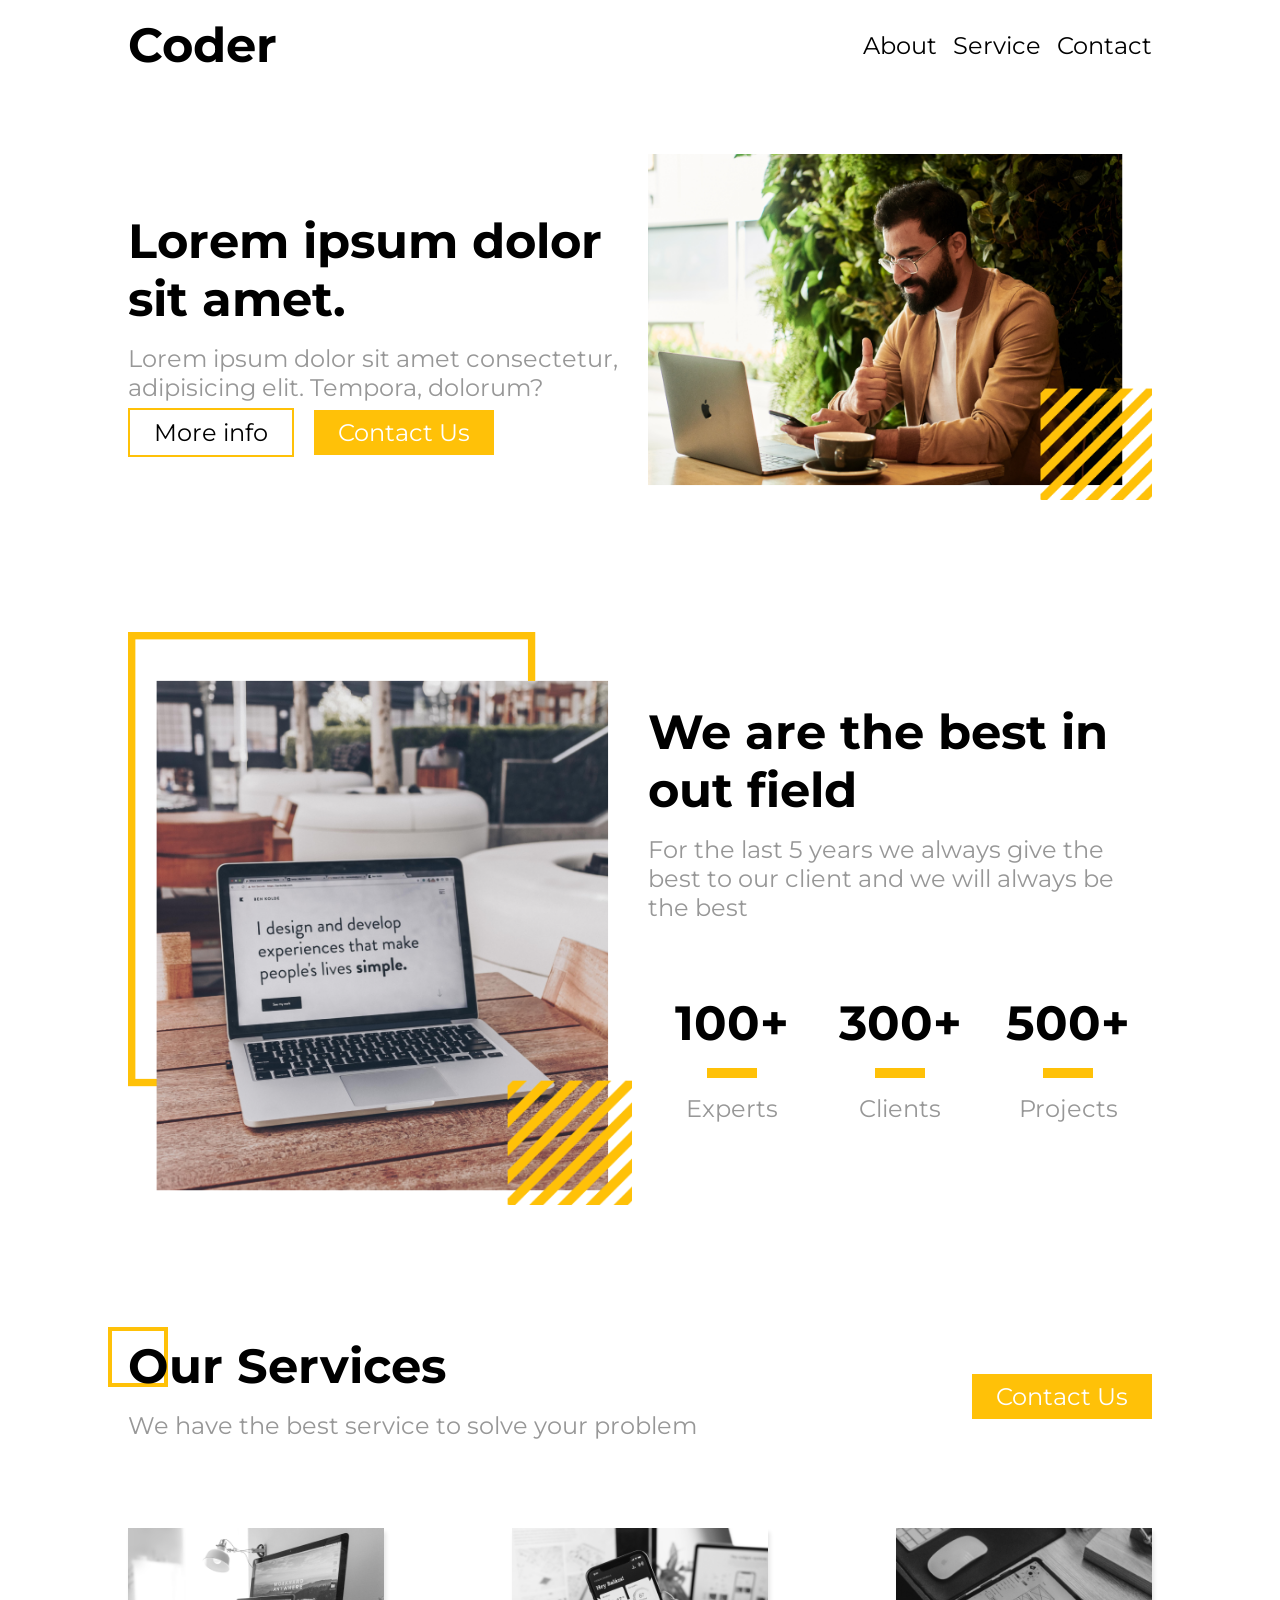
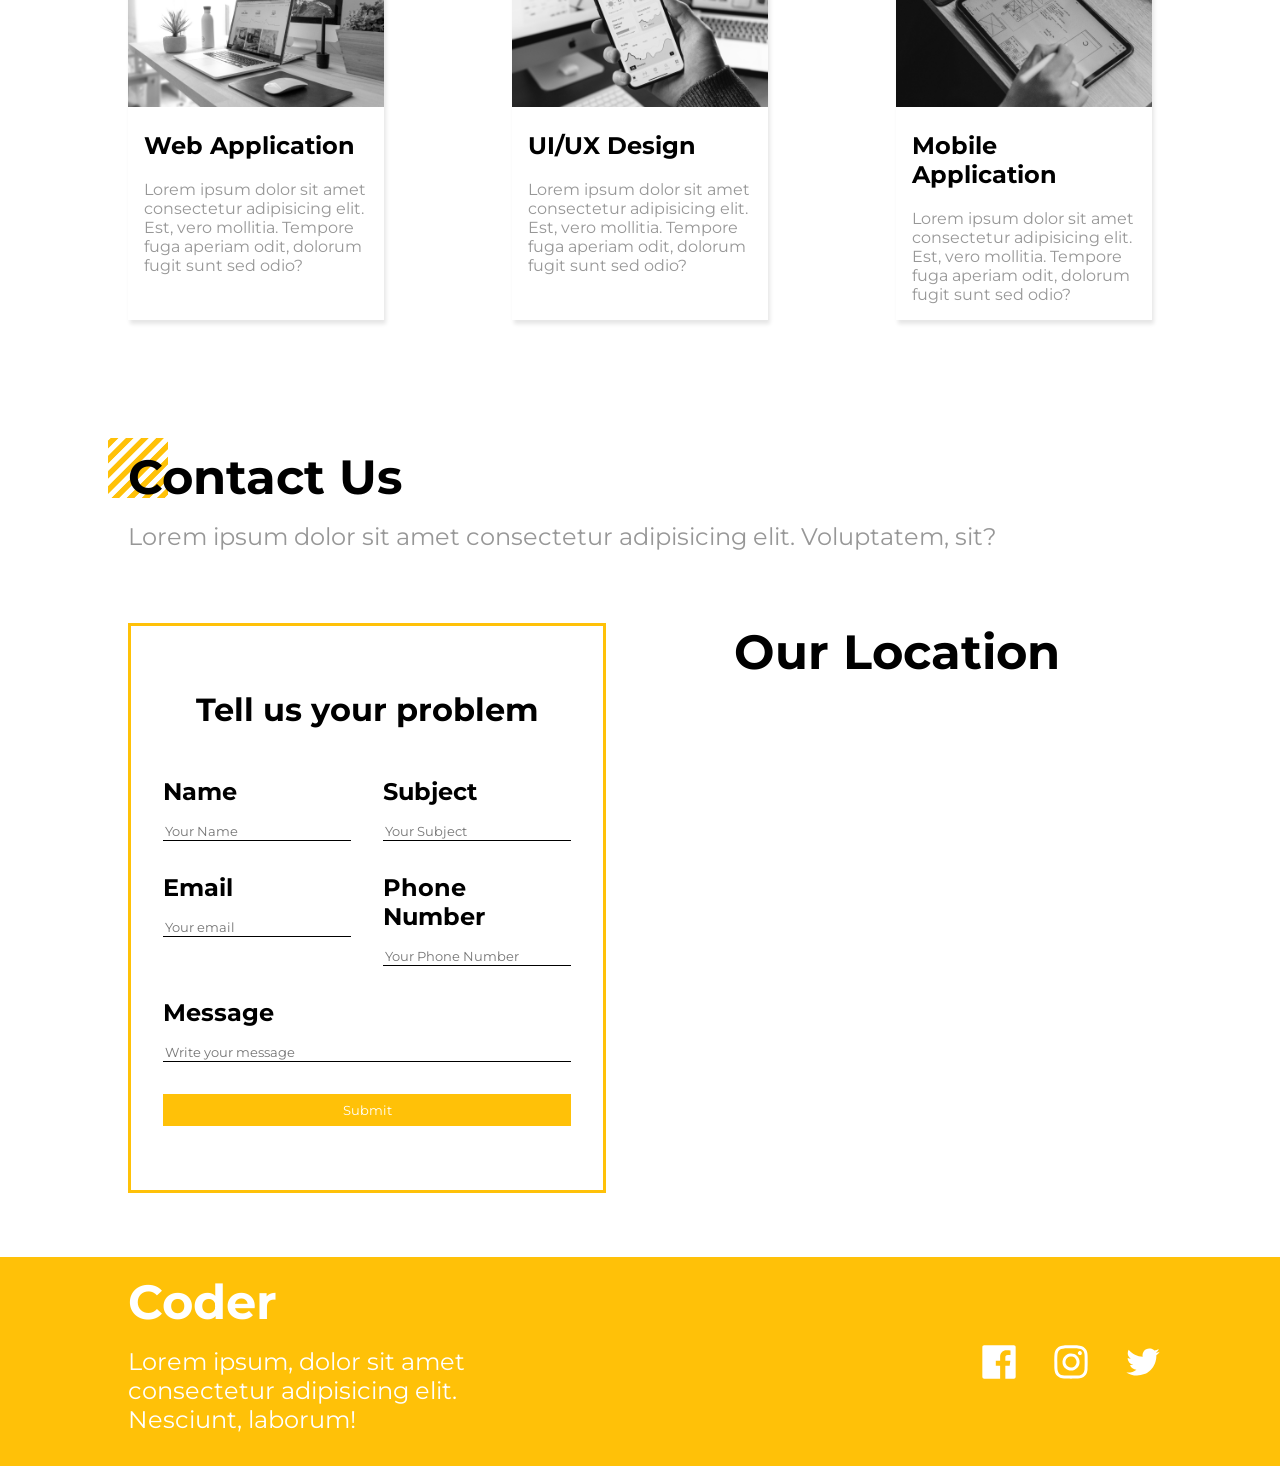
<file: Coder/index.html>
<!DOCTYPE html>
<html lang="en">
  <head>
    <meta charset="UTF-8" />
    <meta http-equiv="X-UA-Compatible" content="IE=edge" />
    <meta name="viewport" content="width=device-width, initial-scale=1.0" />
    <title>Coder</title>
    <link rel="preconnect" href="https://fonts.googleapis.com" />
    <link rel="preconnect" href="https://fonts.gstatic.com" crossorigin />
    <link href="https://fonts.googleapis.com/css2?family=Montserrat:wght@500;700&display=swap" rel="stylesheet" />
    <link rel="stylesheet" href="style.css" />
  </head>
  <body>
    <!-- Header & Navigasi -->
    <header id="header">
      <h1>Coder</h1>
      <nav>
        <a href="#about">About</a>
        <a href="#service">Service</a>
        <a href="#contact">Contact</a>
      </nav>
    </header>
    <!-- End header -->

    <!-- Landing -->
    <section id="landing">
      <!-- Bag 1 -->
      <div>
        <h1>Lorem ipsum dolor sit amet.</h1>
        <p>Lorem ipsum dolor sit amet consectetur, adipisicing elit. Tempora, dolorum?</p>
        <div>
          <a href="#about" class="btn btn-alt">More info</a>
          <a href="#contact" class="btn">Contact Us</a>
        </div>
      </div>
      <!-- End bag 1 -->

      <!-- Bag 2 -->
      <div>
        <img src="images/landing.png" alt="Landing Image" />
      </div>
      <!-- End bag 2 -->
    </section>
    <!-- End landing -->

    <!-- About -->
    <section id="about">
      <!-- Bag 1 -->
      <div>
        <img src="images/about.png" alt="About Image" />
      </div>
      <!-- End bag 1 -->

      <!-- Bag 2 -->
      <div>
        <h1>We are the best in out field</h1>
        <p>For the last 5 years we always give the best to our client and we will always be the best</p>
        <div class="about-stats">
          <div class="about-stats-item">
            <h1>100+</h1>
            <div></div>
            <p>Experts</p>
          </div>
          <div class="about-stats-item">
            <h1>300+</h1>
            <div></div>
            <p>Clients</p>
          </div>
          <div class="about-stats-item">
            <h1>500+</h1>
            <div></div>
            <p>Projects</p>
          </div>
        </div>
      </div>
      <!-- End bag 2 -->
    </section>
    <!-- End about -->

    <!-- Service -->
    <section id="service">
      <!-- Bag 1 -->
      <div class="service-header">
        <div>
          <h1>Our Services</h1>
          <p>We have the best service to solve your problem</p>
        </div>
        <a href="#contact" class="btn">Contact Us</a>
      </div>
      <!-- End bag 1 -->

      <!-- Bag 2 -->
      <div class="service-detail">
        <div class="service-detail-item">
          <img src="images/service1.png" alt="Service 1 Image" />
          <h2>Web Application</h2>
          <p>Lorem ipsum dolor sit amet consectetur adipisicing elit. Est, vero mollitia. Tempore fuga aperiam odit, dolorum fugit sunt sed odio?</p>
        </div>
        <div class="service-detail-item">
          <img src="images/service2.png" alt="Service 2 Image" />
          <h2>UI/UX Design</h2>
          <p>Lorem ipsum dolor sit amet consectetur adipisicing elit. Est, vero mollitia. Tempore fuga aperiam odit, dolorum fugit sunt sed odio?</p>
        </div>
        <div class="service-detail-item">
          <img src="images/service3.png" alt="Service 3 Image" />
          <h2>Mobile Application</h2>
          <p>Lorem ipsum dolor sit amet consectetur adipisicing elit. Est, vero mollitia. Tempore fuga aperiam odit, dolorum fugit sunt sed odio?</p>
        </div>
      </div>
      <!-- End bag 2 -->
    </section>
    <!-- End service -->

    <!-- Contact -->
    <section id="contact">
      <h1>Contact Us</h1>
      <p>Lorem ipsum dolor sit amet consectetur adipisicing elit. Voluptatem, sit?</p>

      <div class="contact-detail">
        <!-- Bag 1 -->
        <form action="">
          <h1>Tell us your problem</h1>
          <div class="form-group">
            <div id="input-name" class="input-group">
              <label for="">Name</label>
              <input type="text" placeholder="Your Name" />
            </div>
            <div id="input-subject" class="input-group">
              <label for="">Subject</label>
              <input type="text" placeholder="Your Subject" />
            </div>
            <div id="input-email" class="input-group">
              <label for="">Email</label>
              <input type="email" placeholder="Your email" />
            </div>
            <div id="input-phone" class="input-group">
              <label for="">Phone Number</label>
              <input type="number" placeholder="Your Phone Number" />
            </div>
            <div id="input-message" class="input-group">
              <label for="">Message</label>
              <input type="text" placeholder="Write your message" />
            </div>
          </div>
          <button type="submit" class="btn">Submit</button>
        </form>
        <!-- End bag1 -->

        <!-- Bag 2 -->
        <div>
          <h1>Our Location</h1>
          <iframe
            src="https://www.google.com/maps/embed?pb=!1m18!1m12!1m3!1d3966.164307138862!2d106.85902015081645!3d-6.242064962839529!2m3!1f0!2f0!3f0!3m2!1i1024!2i768!4f13.1!3m3!1m2!1s0x2e69fd4525190ba3%3A0x19b6e12e2482ee41!2sCoding%20Studio!5e0!3m2!1sen!2sid!4v1679279866522!5m2!1sen!2sid"
            width="600"
            height="450"
            style="border: 0"
            allowfullscreen=""
            loading="lazy"
            referrerpolicy="no-referrer-when-downgrade"
          ></iframe>
        </div>
        <!-- End bag 2 -->
      </div>
    </section>

    <!-- Footer -->
    <footer id="footer">
      <div>
        <h1>Coder</h1>
        <p>Lorem ipsum, dolor sit amet consectetur adipisicing elit. Nesciunt, laborum!</p>
      </div>
      <div class="social-icon">
        <img src="images/Facebook.svg" alt="Facebook" />
        <img src="images/Instagram.svg" alt="Instagram" />
        <img src="images/Twitter.svg" alt="Twitter" />
      </div>
    </footer>
    <!-- End footer -->
  </body>
</html>
</file>
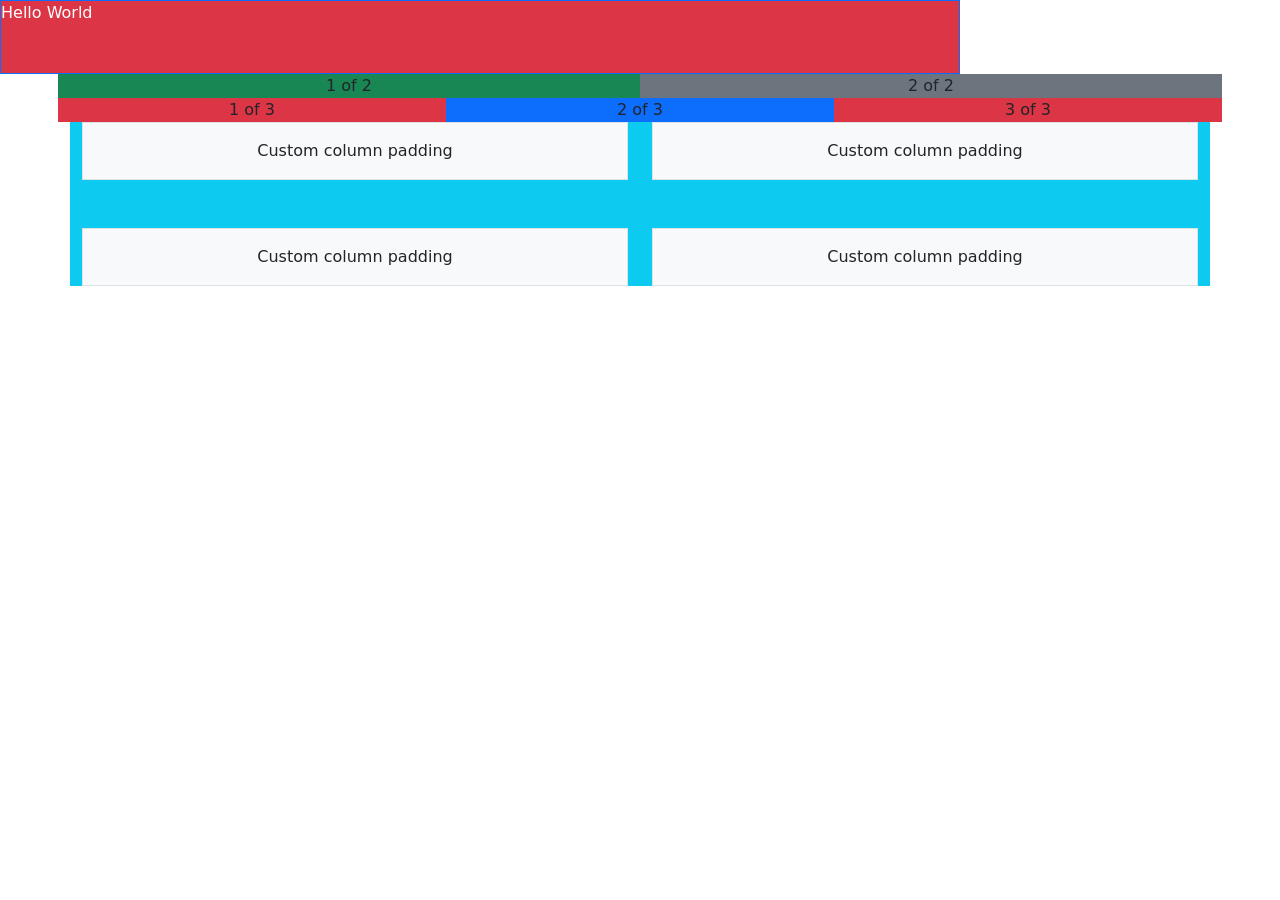
<file: Fundamental Front-end/Bootstrap/index.html>
<!DOCTYPE html>
<html lang="en">
  <head>
    <meta charset="UTF-8" />
    <meta http-equiv="X-UA-Compatible" content="IE=edge" />
    <meta name="viewport" content="width=device-width, initial-scale=1.0" />
    <title>Bootstrap</title>
    <link href="https://cdn.jsdelivr.net/npm/bootstrap@5.2.1/dist/css/bootstrap.min.css" rel="stylesheet" integrity="sha384-iYQeCzEYFbKjA/T2uDLTpkwGzCiq6soy8tYaI1GyVh/UjpbCx/TYkiZhlZB6+fzT" crossorigin="anonymous" />
  </head>
  <body>
    <section class="w-75 bg-danger border border-primary">
      <div class="mb-5 text-white">Hello World</div>
    </section>
    <div class="container g-0 text-center">
      <div class="row bg-info">
        <div class="col bg-success">1 of 2</div>
        <div class="col bg-secondary">2 of 2</div>
      </div>
      <div class="row bg-primary">
        <div class="col bg-danger">1 of 3</div>
        <div class="col">2 of 3</div>
        <div class="col bg-danger">3 of 3</div>
      </div>
    </div>
    <div class="container overflow-hidden text-center bg-info">
      <div class="row gy-5">
        <div class="col-6">
          <div class="p-3 border bg-light">Custom column padding</div>
        </div>
        <div class="col-6">
          <div class="p-3 border bg-light">Custom column padding</div>
        </div>
        <div class="col-6">
          <div class="p-3 border bg-light">Custom column padding</div>
        </div>
        <div class="col-6">
          <div class="p-3 border bg-light">Custom column padding</div>
        </div>
      </div>
    </div>
    <script src="https://cdn.jsdelivr.net/npm/bootstrap@5.2.1/dist/js/bootstrap.bundle.min.js" integrity="sha384-u1OknCvxWvY5kfmNBILK2hRnQC3Pr17a+RTT6rIHI7NnikvbZlHgTPOOmMi466C8" crossorigin="anonymous"></script>
  </body>
</html>
</file>
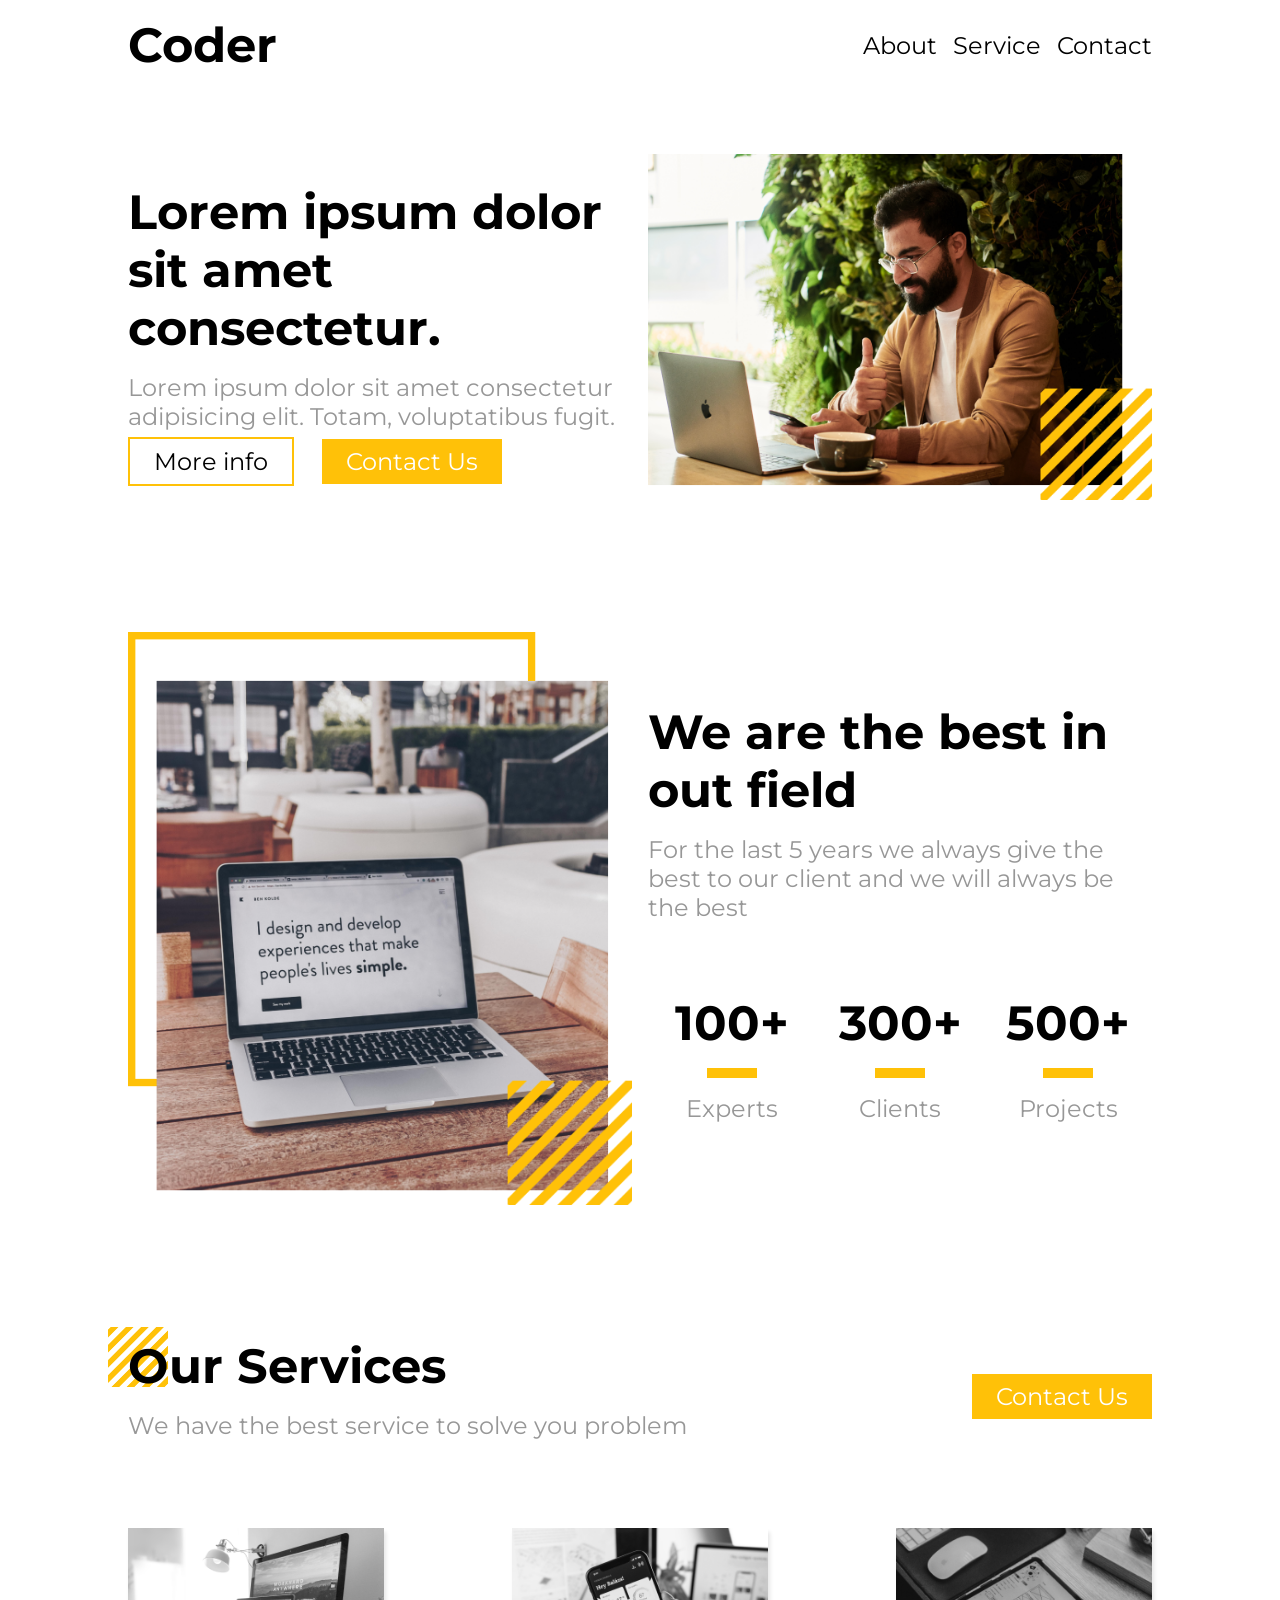
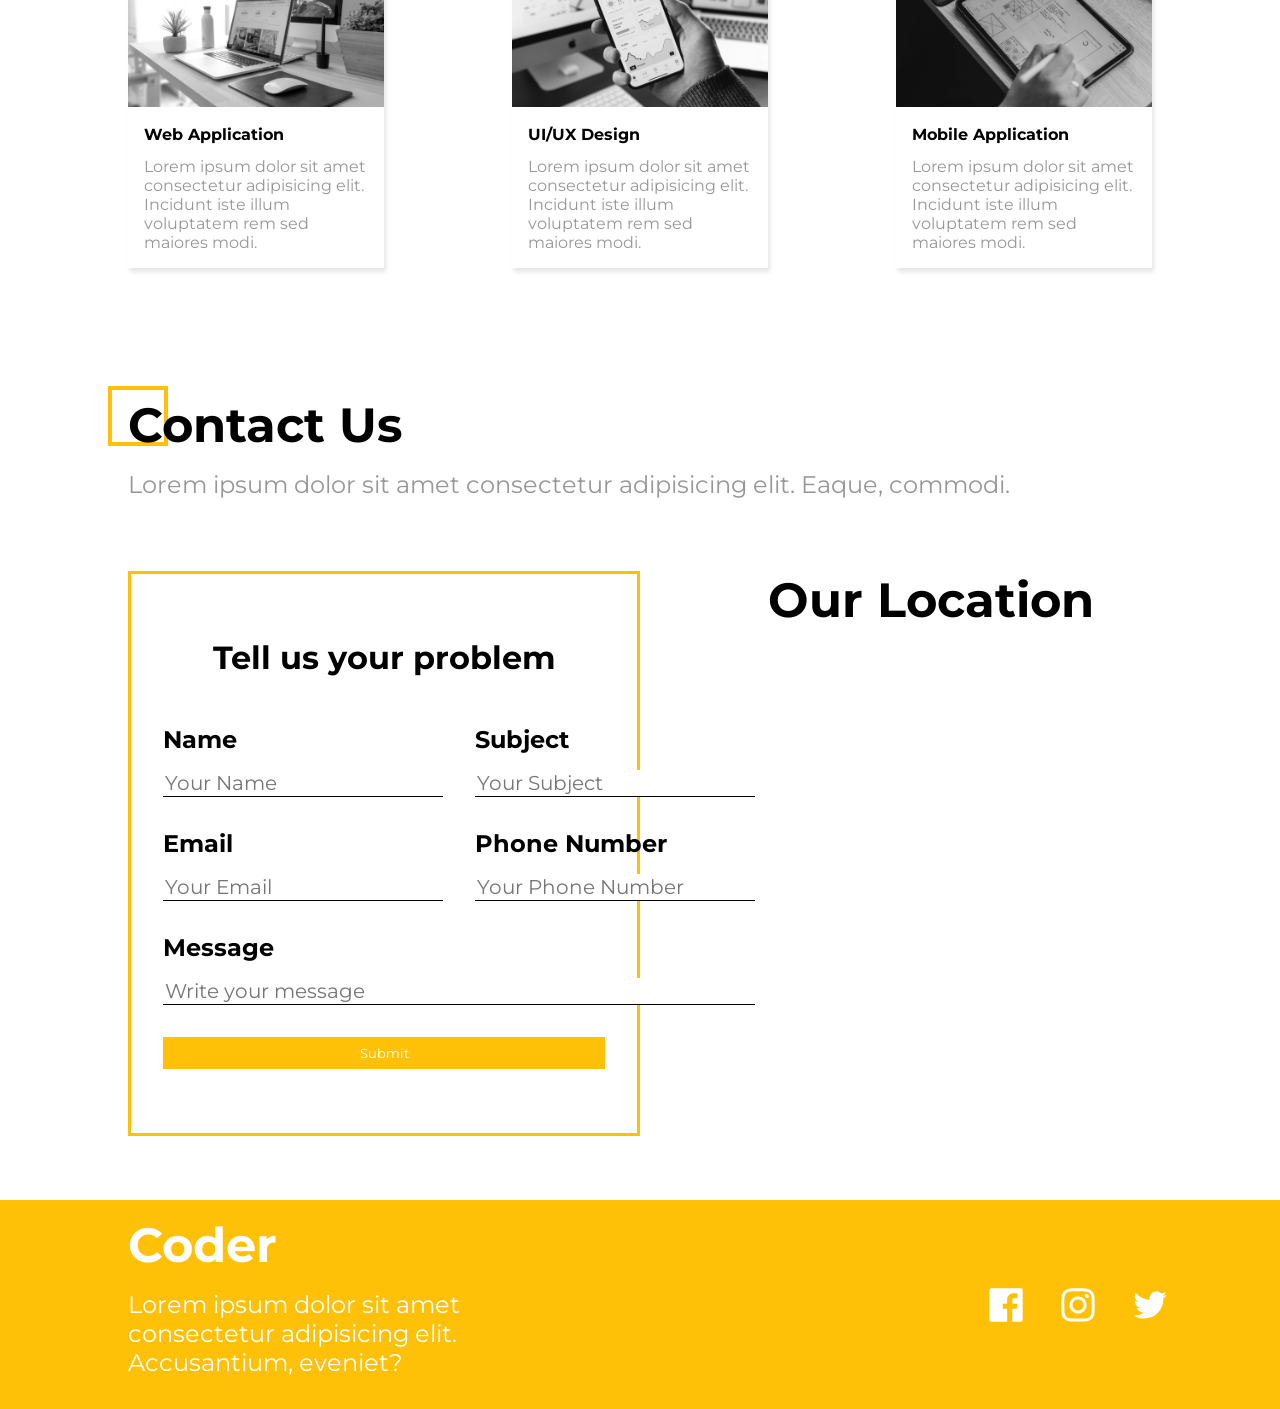
<file: Fundamental Front-end/CSS/index.html>
<!DOCTYPE html>
<html lang="en">
  <head>
    <meta charset="UTF-8" />
    <meta http-equiv="X-UA-Compatible" content="IE=edge" />
    <meta name="viewport" content="width=device-width, initial-scale=1.0" />
    <title>Coder</title>
    <link rel="preconnect" href="https://fonts.googleapis.com" />
    <link rel="preconnect" href="https://fonts.gstatic.com" crossorigin />
    <link href="https://fonts.googleapis.com/css2?family=Montserrat:wght@500;700&display=swap" rel="stylesheet" />
    <link rel="stylesheet" href="style.css" />
  </head>
  <body>
    <!-- Header -->
    <header id="header">
      <!-- Logo -->
      <h1>Coder</h1>
      <!-- Navigasi Bar -->
      <nav>
        <a href="#about">About</a>
        <a href="#service">Service</a>
        <a href="#contact">Contact</a>
      </nav>
    </header>
    <!-- End Header -->

    <!-- Landing -->
    <section id="landing">
      <div>
        <h1>Lorem ipsum dolor sit amet consectetur.</h1>
        <p>Lorem ipsum dolor sit amet consectetur adipisicing elit. Totam, voluptatibus fugit.</p>
        <div>
          <a class="btn btn-alt" href="#about">More info</a>
          <a class="btn" href="#contact">Contact Us</a>
        </div>
      </div>
      <div>
        <img src="images/landing.png" alt="Landing Image" />
      </div>
    </section>
    <!-- End Landing -->

    <!-- About -->
    <section id="about">
      <div>
        <img src="images/about.png" alt="About Image" />
      </div>
      <div>
        <h1>We are the best in out field</h1>
        <p>For the last 5 years we always give the best to our client and we will always be the best</p>
        <div id="about-stats">
          <div class="about-stats-item">
            <h1>100+</h1>
            <!-- mengatur width dan height untuk underline accessories -->
            <div></div>
            <p>Experts</p>
          </div>
          <div class="about-stats-item">
            <h1>300+</h1>
            <div></div>
            <p>Clients</p>
          </div>
          <div class="about-stats-item">
            <h1>500+</h1>
            <div></div>
            <p>Projects</p>
          </div>
        </div>
      </div>
    </section>
    <!-- End About -->

    <!-- Service -->
    <section id="service">
      <div class="service-header">
        <div>
          <h1>Our Services</h1>
          <p>We have the best service to solve you problem</p>
        </div>
        <a href="#contact" class="btn">Contact Us</a>
      </div>

      <div class="service-detail">
        <div class="service-detail-item">
          <img src="images/service1.png" alt="service 1 image" />
          <h2>Web Application</h2>
          <p>Lorem ipsum dolor sit amet consectetur adipisicing elit. Incidunt iste illum voluptatem rem sed maiores modi.</p>
        </div>
        <div class="service-detail-item">
          <img src="images/service2.png" alt="service 2 image" />
          <h2>UI/UX Design</h2>
          <p>Lorem ipsum dolor sit amet consectetur adipisicing elit. Incidunt iste illum voluptatem rem sed maiores modi.</p>
        </div>
        <div class="service-detail-item">
          <img src="images/service3.png" alt="service 3 image" />
          <h2>Mobile Application</h2>
          <p>Lorem ipsum dolor sit amet consectetur adipisicing elit. Incidunt iste illum voluptatem rem sed maiores modi.</p>
        </div>
      </div>
    </section>
    <!-- End Service -->

    <!-- Contact -->
    <section id="contact">
      <h1>Contact Us</h1>
      <p>Lorem ipsum dolor sit amet consectetur adipisicing elit. Eaque, commodi.</p>
      <div class="contact-detail">
        <form action="">
          <h1>Tell us your problem</h1>
          <div class="form-group">
            <div id="input-name" class="input-group">
              <label for="">Name</label>
              <input type="text" placeholder="Your Name" />
            </div>
            <div id="input-subject" class="input-group">
              <label for="">Subject</label>
              <input type="text" placeholder="Your Subject" />
            </div>
            <div id="input-email" class="input-group">
              <label for="">Email</label>
              <input type="email" placeholder="Your Email" />
            </div>
            <div id="input-phone" class="input-group">
              <label for="">Phone Number</label>
              <input type="number" placeholder="Your Phone Number" />
            </div>

            <div id="input-message" class="input-group">
              <label for="">Message</label>
              <input type="text" placeholder="Write your message" />
            </div>
          </div>
          <button type="submit" class="btn">Submit</button>
        </form>

        <div>
          <h1>Our Location</h1>
          <iframe
            src="https://www.google.com/maps/embed?pb=!1m18!1m12!1m3!1d3966.1643071389!2d106.85902014877503!3d-6.242064962834577!2m3!1f0!2f0!3f0!3m2!1i1024!2i768!4f13.1!3m3!1m2!1s0x2e69fd4525190ba3%3A0x19b6e12e2482ee41!2sCoding%20Studio!5e0!3m2!1sen!2sid!4v1679055909130!5m2!1sen!2sid"
            width="600"
            height="450"
            style="border: 0"
            allowfullscreen=""
            loading="lazy"
            referrerpolicy="no-referrer-when-downgrade"
          ></iframe>
        </div>
      </div>
    </section>
    <!-- End Contact -->

    <!-- Footer -->
    <footer id="footer">
      <div>
        <h1>Coder</h1>
        <p>Lorem ipsum dolor sit amet consectetur adipisicing elit. Accusantium, eveniet?</p>
      </div>
      <div class="social-icon">
        <img src="images/Facebook.svg" alt="facebook" />
        <img src="images/Instagram.svg" alt="instagram" />
        <img src="images/Twitter.svg" alt="twitter" />
      </div>
    </footer>
    <!-- End footer -->
  </body>
</html>
</file>
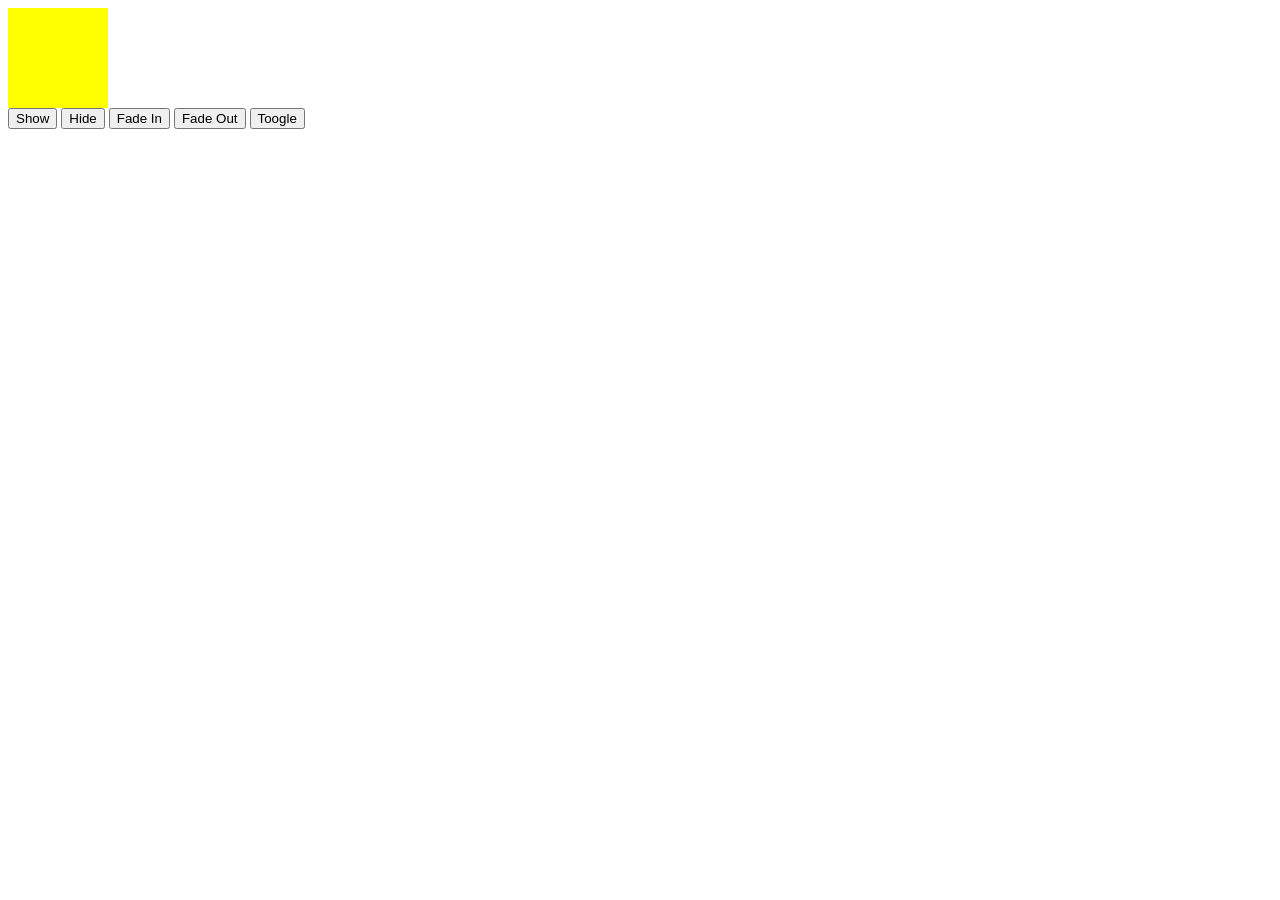
<file: Fundamental Front-end/JQuery/index.html>
<!DOCTYPE html>
<html lang="en">
<head>
    <meta charset="UTF-8">
    <meta http-equiv="X-UA-Compatible" content="IE=edge">
    <meta name="viewport" content="width=device-width, initial-scale=1.0">
    <title>jQuery</title>
</head>
<style>
    .red {
        color: red;
    }

    .blue {
        color: blue;
    }
</style>
<body>
    <!-- <section>
        <p>Hello World</p>
        <p id="hello">Hello</p>
        <div id="hello">Lorem</div>
        <p class="world">World</p>
        <div class="world">Lorem</div>
    </section> -->
    <!-- <section>
        <p id="text">Hello World</p>
        <input type="text">
    </section> -->
    <section>
        <div style="width: 100px; height:100px; background-color: yellow"></div>
        <button id="show">Show</button>
        <button id="hide">Hide</button>
        <button id="fadeIn">Fade In</button>
        <button id="fadeOut">Fade Out</button>
        <button id="toogle">Toogle</button>
    </section>
    <!-- <script src="https://code.jquery.com/jquery-3.6.1.js" integrity="sha256-3zlB5s2uwoUzrXK3BT7AX3FyvojsraNFxCc2vC/7pNI=" crossorigin="anonymous"></script> -->
    <script src="jquery.js"></script>
    <script src="main.js"></script>
</body>
</html>
</file>
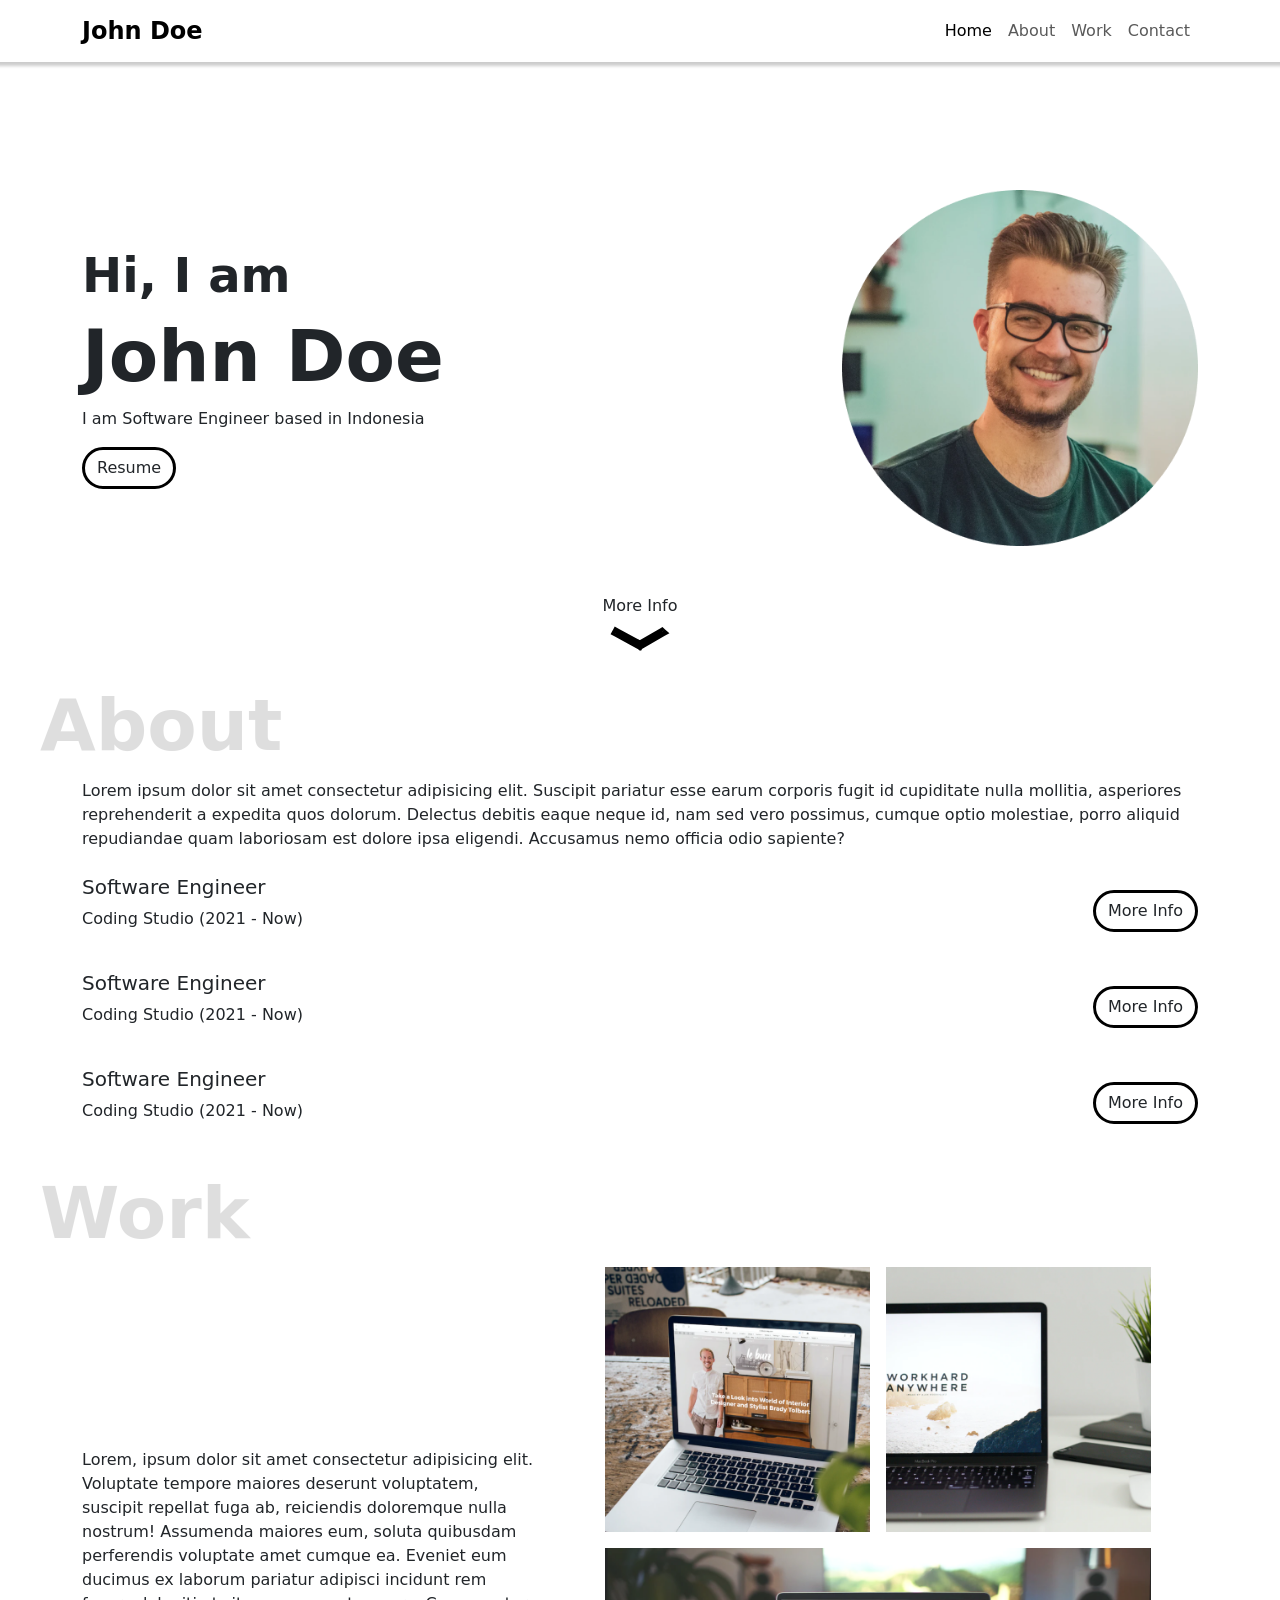
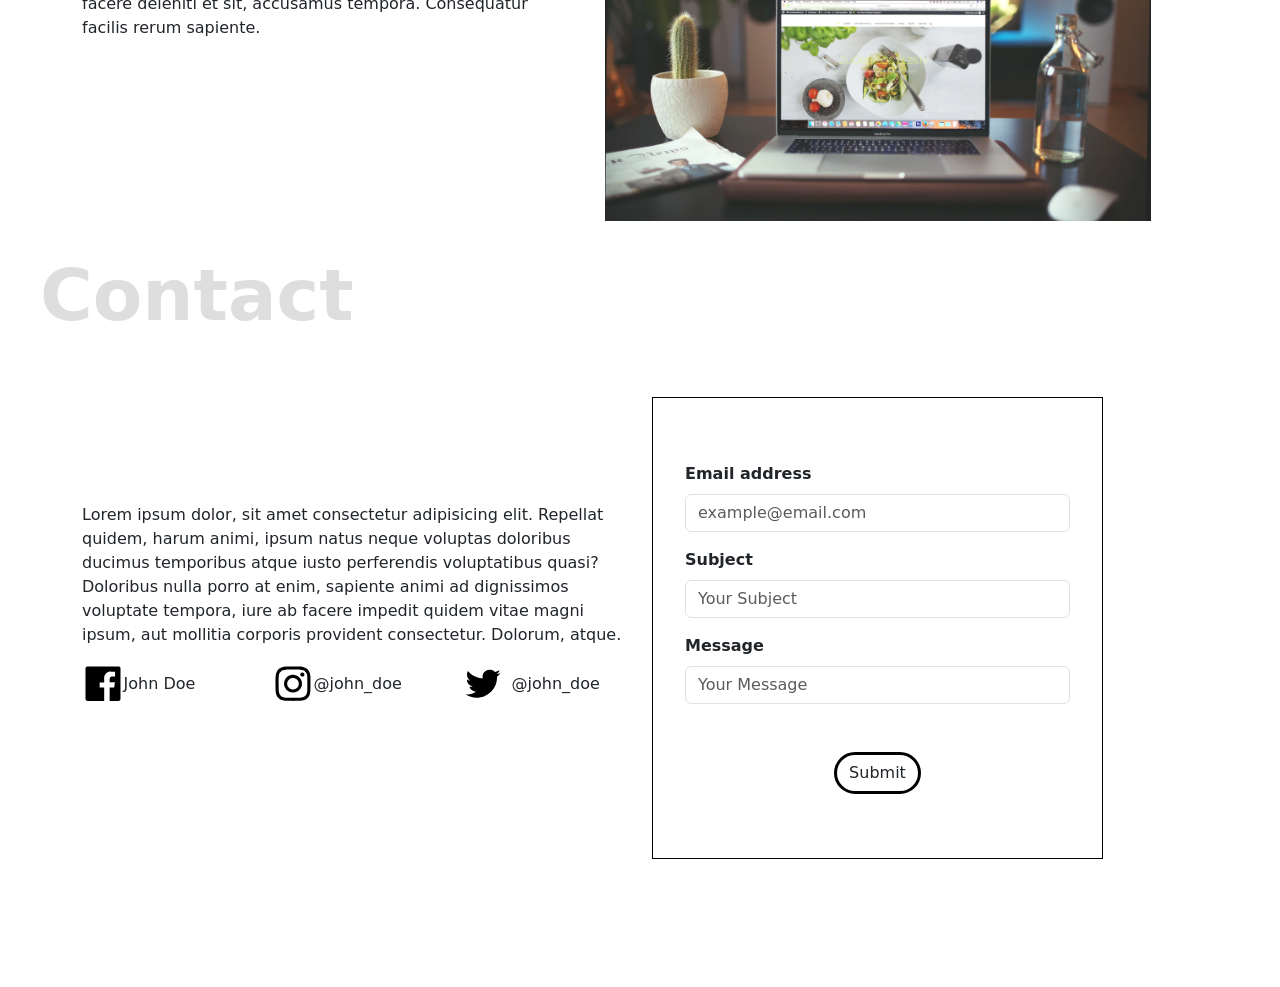
<file: Fundamental Front-end/Portfolio/index.html>
<!DOCTYPE html>
<html lang="en">
  <head>
    <meta charset="UTF-8" />
    <meta http-equiv="X-UA-Compatible" content="IE=edge" />
    <meta name="viewport" content="width=device-width, initial-scale=1.0" />
    <title>Portfolio</title>
    <link href="https://cdn.jsdelivr.net/npm/bootstrap@5.2.3/dist/css/bootstrap.min.css" rel="stylesheet" integrity="sha384-rbsA2VBKQhggwzxH7pPCaAqO46MgnOM80zW1RWuH61DGLwZJEdK2Kadq2F9CUG65" crossorigin="anonymous" />
    <link rel="stylesheet" href="style.css" />
  </head>
  <body>
    <nav class="navbar navbar-expand-lg">
      <div class="container">
        <a class="navbar-brand fs-4 fw-bold" href="#">John Doe</a>
        <button class="navbar-toggler" type="button" data-bs-toggle="collapse" data-bs-target="#navbarNavAltMarkup" aria-controls="navbarNavAltMarkup" aria-expanded="false" aria-label="Toggle navigation">
          <span class="navbar-toggler-icon"></span>
        </button>
        <div class="collapse navbar-collapse" id="navbarNavAltMarkup">
          <div class="navbar-nav ms-auto">
            <a class="nav-link active" aria-current="page" href="#home">Home</a>
            <a class="nav-link" href="#about">About</a>
            <a class="nav-link" href="#work">Work</a>
            <a class="nav-link" href="#contact">Contact</a>
          </div>
        </div>
      </div>
    </nav>

    <!-- Home -->
    <section id="home" class="home container">
      <div class="row d-flex align-items-center flex-md-row flex-column-reverse">
        <div class="col-12 col-md-8">
          <h3 class="fw-semibold">Hi, I am</h3>
          <h1 class="fw-bold">John Doe</h1>
          <p>I am Software Engineer based in Indonesia</p>
          <a class="btn button" href="images/potrait.png" download>Resume</a>
        </div>
        <div class="col-12 col-md-4 d-flex justify-content-md-end justify-content-center">
          <img src="images/potrait.png" alt="Potrait" />
        </div>
      </div>
      <a href="#about" class="text-decoration-none arrow w-100 d-flex align-items-center flex-column mt-5">
        <div class="text-dark">More Info</div>
        <img id="arrow" class="mt-2" src="images/arrow.svg" alt="Arrow Icon" />
      </a>
    </section>
    <!-- End Home -->

    <!-- About -->
    <section id="about" class="about container">
      <p>
        Lorem ipsum dolor sit amet consectetur adipisicing elit. Suscipit pariatur esse earum corporis fugit id cupiditate nulla mollitia, asperiores reprehenderit a expedita quos dolorum. Delectus debitis eaque neque id, nam sed vero
        possimus, cumque optio molestiae, porro aliquid repudiandae quam laboriosam est dolore ipsa eligendi. Accusamus nemo officia odio sapiente?
      </p>
      <div class="about-exp">
        <div class="about-exp-item">
          <div class="about-exp-item-header">
            <div>
              <h5>Software Engineer</h5>
              <p>Coding Studio (2021 - Now)</p>
            </div>
            <button class="btn button" onclick="toggleDetail(event)">More Info</button>
          </div>
          <p class="about-exp-item-detail">
            Lorem ipsum dolor sit amet consectetur adipisicing elit. Modi optio provident aut harum labore cumque veritatis possimus placeat amet adipisci cum voluptatem impedit, odit culpa eos nam quisquam autem repellat.
          </p>
        </div>
        <div class="about-exp-item">
          <div class="about-exp-item-header">
            <div>
              <h5>Software Engineer</h5>
              <p>Coding Studio (2021 - Now)</p>
            </div>
            <button class="btn button" onclick="toggleDetail(event)">More Info</button>
          </div>
          <p class="about-exp-item-detail">
            Lorem ipsum dolor sit amet consectetur adipisicing elit. Modi optio provident aut harum labore cumque veritatis possimus placeat amet adipisci cum voluptatem impedit, odit culpa eos nam quisquam autem repellat.
          </p>
        </div>
        <div class="about-exp-item">
          <div class="about-exp-item-header">
            <div>
              <h5>Software Engineer</h5>
              <p>Coding Studio (2021 - Now)</p>
            </div>
            <button class="btn button" onclick="toggleDetail(event)">More Info</button>
          </div>
          <p class="about-exp-item-detail">
            Lorem ipsum dolor sit amet consectetur adipisicing elit. Modi optio provident aut harum labore cumque veritatis possimus placeat amet adipisci cum voluptatem impedit, odit culpa eos nam quisquam autem repellat.
          </p>
        </div>
      </div>
    </section>
    <!-- End About -->

    <!-- Work -->
    <section id="work" class="work container">
      <div class="row d-flex align-items-center gap-5">
        <div class="col-12 col-md-5">
          Lorem, ipsum dolor sit amet consectetur adipisicing elit. Voluptate tempore maiores deserunt voluptatem, suscipit repellat fuga ab, reiciendis doloremque nulla nostrum! Assumenda maiores eum, soluta quibusdam perferendis voluptate
          amet cumque ea. Eveniet eum ducimus ex laborum pariatur adipisci incidunt rem facere deleniti et sit, accusamus tempora. Consequatur facilis rerum sapiente.
        </div>
        <div class="col-12 col-md-6 work-img">
          <div id="work-1" class="work-img-item">
            <img src="images/work-1.png" alt="Work 1" />
          </div>
          <div id="work-2" class="work-img-item">
            <img src="images/work-2.png" alt="Work 2" />
          </div>
          <div id="work-3" class="work-img-item">
            <img src="images/work-3.png" alt="Work 3" />
          </div>
        </div>
      </div>
    </section>
    <!-- End Work -->

    <!-- Contact -->
    <section id="contact" class="contact container">
      <div class="row d-flex align-items-center">
        <div class="col-12 col-lg-6">
          <p>
            Lorem ipsum dolor, sit amet consectetur adipisicing elit. Repellat quidem, harum animi, ipsum natus neque voluptas doloribus ducimus temporibus atque iusto perferendis voluptatibus quasi? Doloribus nulla porro at enim, sapiente
            animi ad dignissimos voluptate tempora, iure ab facere impedit quidem vitae magni ipsum, aut mollitia corporis provident consectetur. Dolorum, atque.
          </p>
          <div class="row">
            <div class="col d-flex align-items-center">
              <img class="w-25" src="images/Facebook.svg" alt="Facebook" />
              <p class="mb-0">John Doe</p>
            </div>
            <div class="col d-flex align-items-center">
              <img class="w-25" src="images/Instagram.svg" alt="Instagram" />
              <p class="mb-0">@john_doe</p>
            </div>
            <div class="col d-flex align-items-center">
              <img class="w-25" src="images/Twitter.svg" alt="Twitter" />
              <p class="mb-0 ms-2">@john_doe</p>
            </div>
          </div>
        </div>
        <div class="col-12 col-lg-5">
          <form class="contact-form mt-5" onsubmit="onFormSubmit(event)">
            <div class="mb-3">
              <label for="inp_email" class="form-label">Email address</label>
              <input type="email" class="form-control" id="inp_email" placeholder="example@email.com" />
            </div>
            <div class="mb-3">
              <label for="inp_subject" class="form-label">Subject</label>
              <input type="text" class="form-control" id="inp_subject" placeholder="Your Subject" />
            </div>
            <div class="mb-3">
              <label for="inp_message" class="form-label">Message</label>
              <input type="text" class="form-control" id="inp_message" placeholder="Your Message" />
            </div>
            <div class="d-flex justify-content-center mt-5">
              <button type="submit" class="btn button">Submit</button>
            </div>
          </form>
        </div>
      </div>
    </section>
    <!-- End Contact -->

    <script src="https://cdn.jsdelivr.net/npm/@popperjs/core@2.11.6/dist/umd/popper.min.js" integrity="sha384-oBqDVmMz9ATKxIep9tiCxS/Z9fNfEXiDAYTujMAeBAsjFuCZSmKbSSUnQlmh/jp3" crossorigin="anonymous"></script>
    <script src="https://cdn.jsdelivr.net/npm/bootstrap@5.2.3/dist/js/bootstrap.min.js" integrity="sha384-cuYeSxntonz0PPNlHhBs68uyIAVpIIOZZ5JqeqvYYIcEL727kskC66kF92t6Xl2V" crossorigin="anonymous"></script>
    <script src="https://code.jquery.com/jquery-3.6.4.min.js" integrity="sha256-oP6HI9z1XaZNBrJURtCoUT5SUnxFr8s3BzRl+cbzUq8=" crossorigin="anonymous"></script>
    <script src="main.js"></script>
  </body>
</html>
</file>
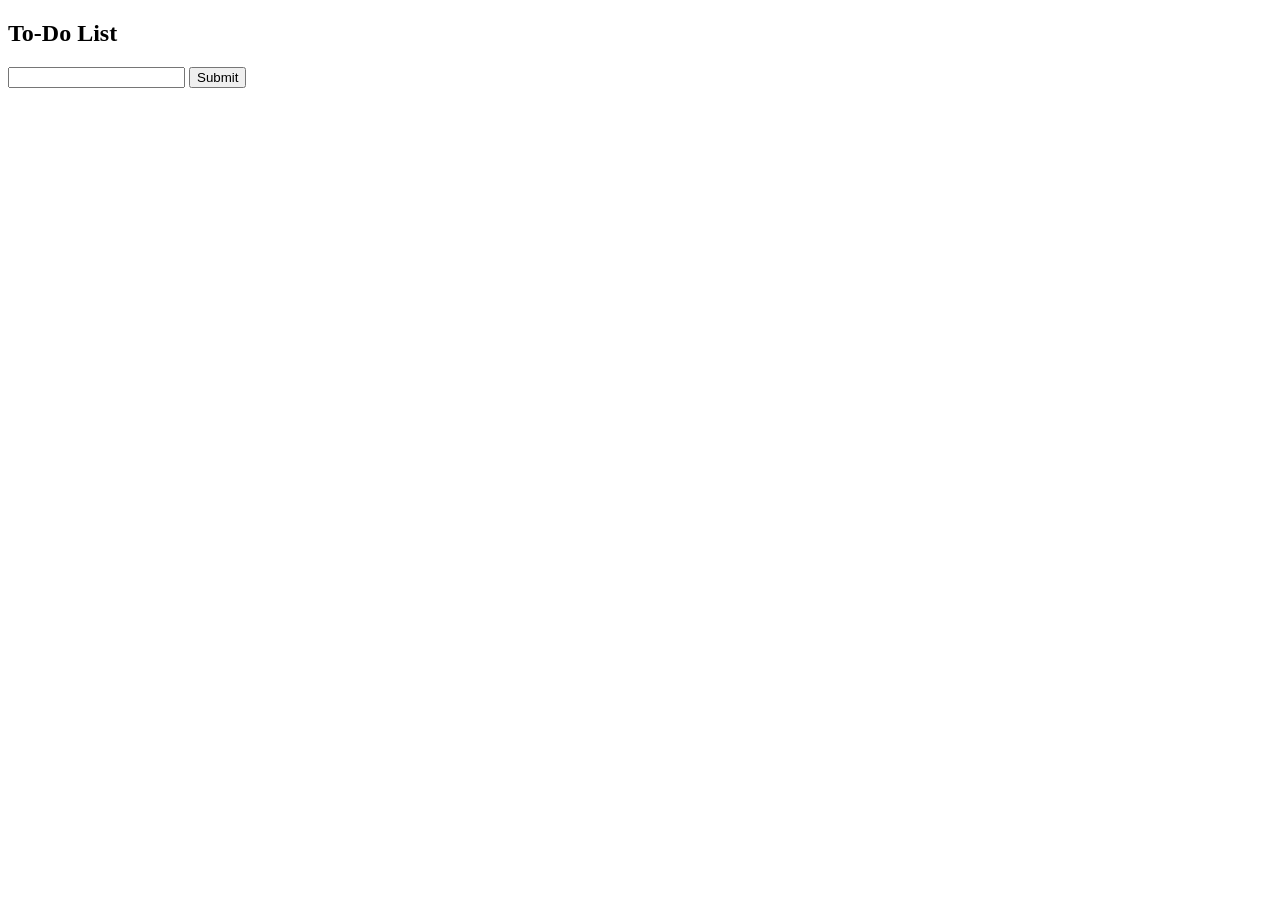
<file: Fundamental Front-end/TO-DO LIST/index.html>
<!DOCTYPE html>
<html lang="en">
  <head>
    <meta charset="UTF-8" />
    <meta http-equiv="X-UA-Compatible" content="IE=edge" />
    <meta name="viewport" content="width=device-width, initial-scale=1.0" />
    <title>To-Do List</title>
    <link rel="stylesheet" href="style.css" />
  </head>
  <body>
    <section>
      <h1>To-Do List</h1>
      <form onsubmit="onFormSubmit(event)">
        <input type="text" />
        <button type="submit">Submit</button>
      </form>
    </section>
    <section id="list"></section>

    <script src="https://code.jquery.com/jquery-3.6.4.js" integrity="sha256-a9jBBRygX1Bh5lt8GZjXDzyOB+bWve9EiO7tROUtj/E=" crossorigin="anonymous"></script>
    <script src="main.js"></script>
  </body>
</html>
</file>
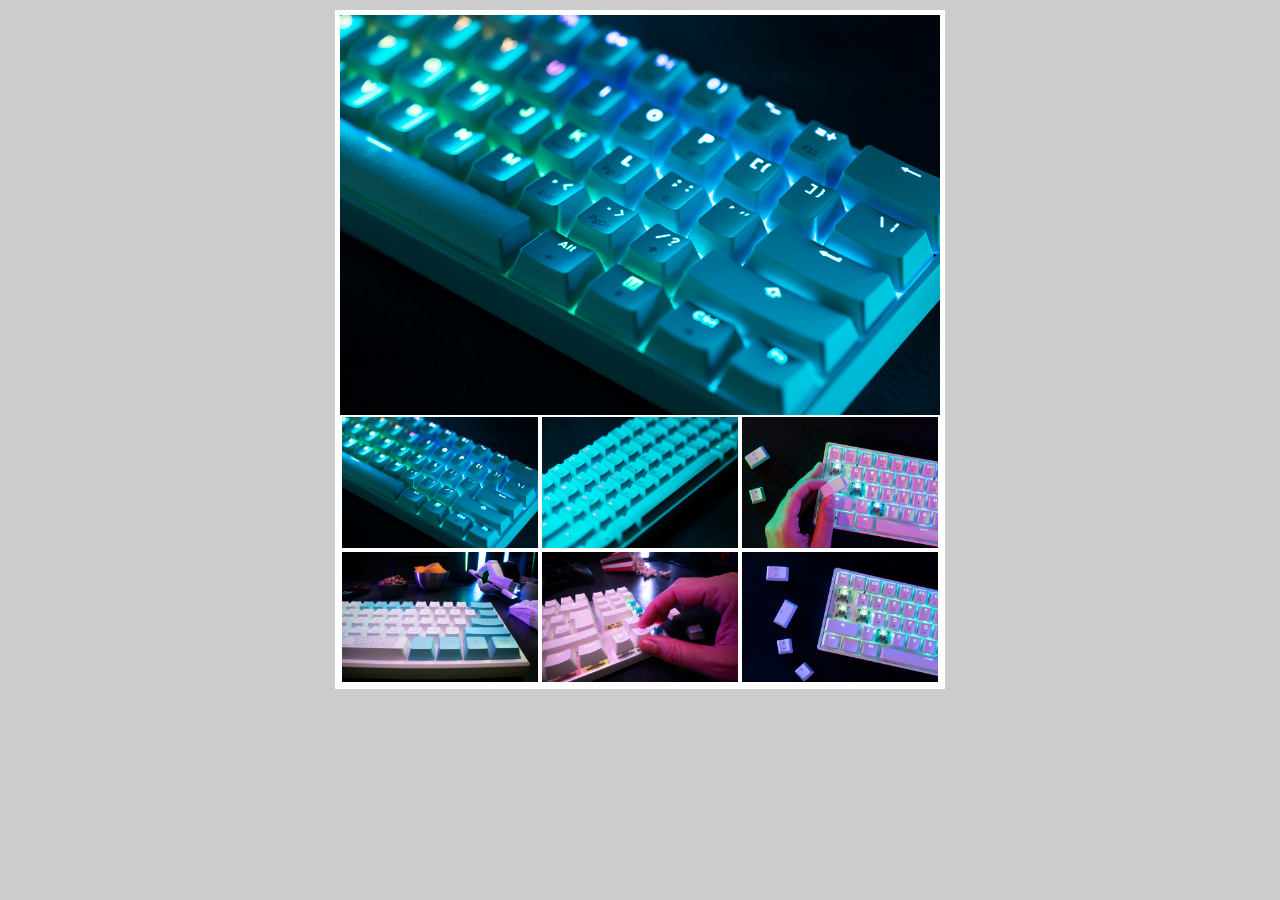
<file: Fundamental Front-end/wpu-javascript-DOM/imgGallery/index.html>
<!DOCTYPE html>
<html lang="en">
<head>
    <meta charset="UTF-8">
    <meta http-equiv="X-UA-Compatible" content="IE=edge">
    <meta name="viewport" content="width=device-width, initial-scale=1.0">
    <title>Gallery</title>
    <link rel="stylesheet" href="style.css">
</head>
<body>
    
    <div class="container">

        <img src="img/1.jpg" alt="Keyboard 1" class="jumbo">
            
        <div class="thumbnail">

            <img src="img/1.jpg" alt="Keyboard 1" class="thumb">
            <img src="img/2.jpg" alt="Keyboard 2" class="thumb">
            <img src="img/3.jpg" alt="Keyboard 3" class="thumb">
            <img src="img/4.jpg" alt="Keyboard 4" class="thumb">
            <img src="img/5.jpg" alt="Keyboard 5" class="thumb">
            <img src="img/6.jpg" alt="Keyboard 6" class="thumb">


        </div>

    </div>
    
    <script src="script.js"></script>
</body>
</html>
</file>
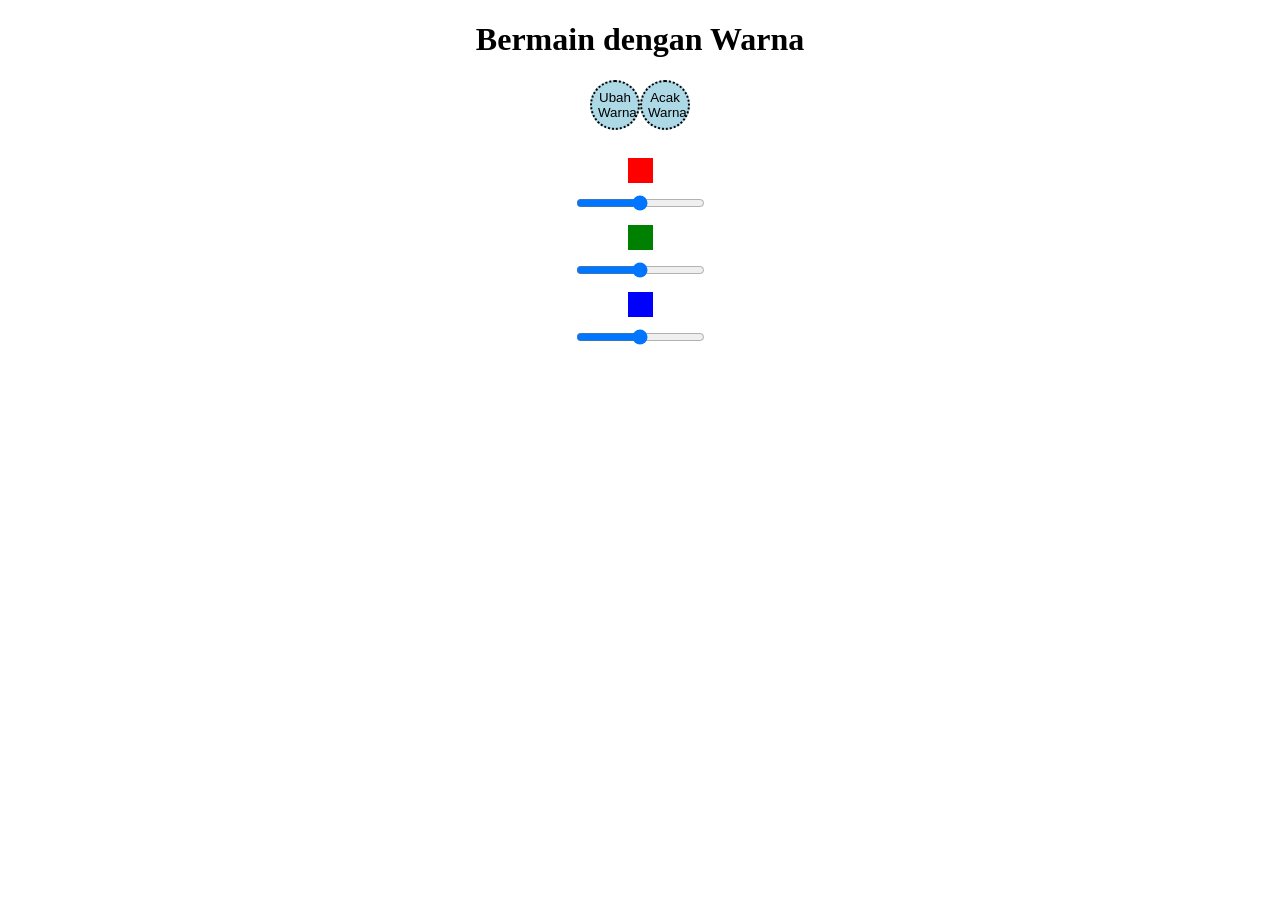
<file: Fundamental Front-end/wpu-javascript-DOM/Latihan 1 - Bermain dengan Warna/index.html>
<!DOCTYPE html>
<html lang="en">
<head>
    <meta charset="UTF-8">
    <meta http-equiv="X-UA-Compatible" content="IE=edge">
    <meta name="viewport" content="width=device-width, initial-scale=1.0">
    <title>Latihan DOM</title>
    <style>
        html, body {
            height: 100%;
        }
        body {
            text-align: center;
        }
        button {
            width: 50px;
            height: 50px;
            border-radius: 50%;
            border-style: dotted;
            background-color: lightblue;
        }
        .kotak {
            width: 25px;
            height: 25px;
            margin: 10px auto;
        }
        .merah {
            background-color: red;
        }
        .hijau {
            background-color: green;
        }
        .biru {
            background-color: blue;
        }
        .biru-muda {
            background-color: lightblue;
        }
    </style>
</head>
<body>
    
    <h1>Bermain dengan Warna</h1>

    <button type="button" id="tUbahWarna">Ubah Warna</button>

    <br><br>

    <div class="kotak merah"></div>
    <input type="range" name="sMerah" min="0" max="255">

    <div class="kotak hijau"></div>
    <input type="range" name="sHijau" min="0" max="255">

    <div class="kotak biru"></div>
    <input type="range" name="sBiru" min="0" max="255">

    <script src="script.js"></script>
</body>
</html>
</file>
<file: Coder/style.css>
* {
  font-family: 'Montserrat', sans-serif;
  box-sizing: border-box;
  scroll-behavior: smooth;
}

html,
body {
  margin: 0;
  padding: 0;
}

h1 {
  font-weight: 700;
  font-size: 48px;
  margin: 0 0 16px 0;
}

a {
  text-decoration: none;
  color: black;
  font-size: 24px;
}

p {
  font-size: 24px;
  color: #979797;
  margin: 0 0 16px 0;
}

section {
  padding: 64px 128px;
}

img,
iframe {
  width: 100%;
}

.btn {
  background-color: #ffc108;
  color: white;
  padding: 8px 24px;
}

.btn-alt {
  background-color: white;
  color: black;
  border: 2px solid #ffc108;
  margin-right: 16px;
}

/* Header */
#header {
  display: flex;
  align-items: center;
  justify-content: space-between;
  padding: 16px 128px;
  position: sticky;
  top: 0;
  background-color: white;
  z-index: 5;
}

#header h1 {
  margin: 0;
  animation: bounceIn 1s forwards;
}

@keyframes bounceIn {
  0% {
    filter: opacity(0);
    transform: translateY(-20px);
  }
  35% {
    filter: opacity(0.25);
    transform: translateY(0);
  }
  70% {
    filter: opacity(0.5);
    transform: translateY(-10px);
  }
  100% {
    filter: opacity(1);
    transform: translateY(0);
  }
}

nav > a {
  margin-left: 12px;
}

nav > a:hover {
  color: #ffc108;
}
/* End Header */

/* Landing */
#landing {
  display: flex;
  align-items: center;
  justify-content: space-between;
  column-gap: 16px;
}

/* #landing p {
  margin-bottom: 32px;
} */

#landing > div {
  width: 50%;
}
/* End Landing */

/* About */
#about {
  display: flex;
  align-items: center;
  justify-content: space-between;
  column-gap: 16px;
}

#about > div {
  width: 50%;
}

.about-stats {
  display: grid;
  grid-template-columns: repeat(3, 1fr);
  text-align: center;
  margin-top: 72px;
}

.about-stats-item {
  display: flex;
  flex-direction: column;
  align-items: center;
}

.about-stats-item div {
  width: 50px;
  height: 10px;
  background-color: #ffc108;
  margin-bottom: 16px;
}

/* End About */

/* Service */
.service-header {
  display: flex;
  align-items: center;
  justify-content: space-between;
}

.service-header h1 {
  position: relative;
}

.service-header h1::before {
  content: '';
  width: 60px;
  height: 60px;
  background-image: url(images/accent1.svg);
  position: absolute;
  left: -20px;
  top: -10px;
  z-index: -1;
}

.service-detail {
  display: grid;
  grid-template-columns: repeat(3, 1fr);
  column-gap: 128px;
  margin-top: 72px;
}

.service-detail-item {
  box-shadow: 2px 4px 4px rgba(0, 0, 0, 0.1);
}

.service-detail-item img {
  width: 100%;
  filter: grayscale(1);
}

.service-detail-item:hover {
  transform: scale(1.15);
}

.service-detail-item:hover img {
  filter: grayscale(0);
}

.service-detail-item h2 {
  padding: 0 16px;
}

.service-detail-item p {
  font-size: 16px;
  padding: 0 16px;
}
/* End Service */

/* Contact */
.contact-detail {
  display: flex;
  justify-content: space-between;
  margin-top: 72px;
  column-gap: 128px;
}

.contact-detail > div,
.contact-detail form {
  width: 50%;
}

#contact h1 {
  position: relative;
}

#contact > h1::before {
  content: '';
  width: 60px;
  height: 60px;
  background-image: url(images/accent2.svg);
  position: absolute;
  left: -20px;
  top: -10px;
  z-index: -1;
}

form {
  display: flex;
  flex-direction: column;
  border: 3px solid #ffc108;
  padding: 64px 32px;
}

form h1 {
  font-size: 32px;
  text-align: center;
}

form button {
  border: none;
}

form button:hover {
  cursor: pointer;
}

.form-group {
  display: grid;
  grid-template-columns: repeat(2, 1fr);
  column-gap: 32px;
  margin-top: 32px;
  grid-template-areas:
    'name subject'
    'email phone'
    'message message';
}

#input-name {
  grid-area: name;
}

#input-subject {
  grid-area: subject;
}

#input-email {
  grid-area: email;
}

#input-phone {
  grid-area: phone;
}

#input-message {
  grid-area: message;
}

.input-group {
  display: flex;
  flex-direction: column;
  margin-bottom: 32px;
}

.input-group label {
  font-weight: 700;
  margin-bottom: 16px;
  font-size: 24px;
}

.input-group input {
  border: none;
  outline: none;
  border-bottom: 1px solid black;
}
/* End Contact */

/* Footer */
#footer {
  background-color: #ffc108;
  padding: 16px 128px;
  color: white;
  display: flex;
  align-items: center;
  justify-content: space-between;
}

#footer p {
  width: 50%;
  color: white;
}

.social-icon {
  display: flex;
  align-items: center;
  gap: 32px;
}
/* End Footer */

/* Media Query */
@media only screen and (max-width: 992px) {
  #header,
  #footer {
    padding: 16px 32px;
  }

  section {
    padding: 64px 32px;
  }

  #landing {
    flex-direction: column-reverse;
    align-items: center;
    justify-content: center;
    text-align: center;
  }

  #landing > div,
  #about > div {
    width: 100%;
  }

  #about {
    flex-direction: column;
    text-align: center;
    justify-content: center;
    align-items: center;
  }

  .service-detail {
    column-gap: 16px;
  }

  .contact-detail {
    flex-direction: column;
    justify-content: center;
    align-items: center;
    row-gap: 64px;
  }

  .contact-detail form,
  .contact-detail > div {
    width: 100%;
  }
}

@media only screen and (max-width: 1200px) {
  .service-detail {
    gap: 24px;
  }

  .contact-detail {
    gap: 24px;
  }

  .form-group {
    display: flex;
    flex-direction: column;
  }
}
</file>
<file: Fundamental Front-end/CSS/style.css>
* {
  font-family: 'Montserrat';
  box-sizing: border-box;
  scroll-behavior: smooth;
}

html,
body {
  padding: 0;
  margin: 0;
}

h1 {
  font-weight: 700;
  font-size: 48px;
  margin: 0 0 16px 0;
}

a {
  text-decoration: none;
  color: black;
  font-size: 24px;
}

p {
  color: #979797;
  margin: 0 0 16px 0;
  font-size: 24px;
}

section {
  padding: 64px 128px;
}

img,
iframe {
  width: 100%;
}

.btn {
  background-color: #ffc108;
  color: white;
  padding: 8px 24px;
}

.btn-alt {
  background-color: #fff;
  color: black;
  margin-right: 24px;
  border: 2px solid #ffc108;
}

#header {
  display: flex;
  align-items: center;
  justify-content: space-between;
  padding: 16px 128px;
  position: sticky;
  top: 0;
  background-color: white;
  z-index: 5;
}

#header h1 {
  margin: 0;
  animation: bounceIn 1s 1 normal forwards;
}

@keyframes bounceIn {
  0% {
    filter: opacity(0);
    transform: translateY(-20px);
  }
  35% {
    filter: opacity(0.25);
    transform: translateY(0);
  }
  70% {
    filter: opacity(0.5);
    transform: translateY(-10px);
  }
  100% {
    filter: opacity(1);
    transform: translateY(0);
  }
}

@keyframes flash {
  from {
    filter: opacity(0);
  }
  to {
    filter: opacity(1);
  }
}

nav > a {
  margin-left: 12px;
}

nav > a:hover {
  color: #ffc108;
}

#landing {
  display: flex;
  align-items: center;
  justify-content: space-between;
  column-gap: 16px;
}

#landing > div {
  width: 50%;
}

#landing img {
  width: 100%;
}

#about {
  display: flex;
  align-items: center;
  justify-content: space-between;
  column-gap: 16px;
}

#about > div {
  width: 50%;
}

#about-stats {
  display: grid;
  grid-template-columns: repeat(3, 1fr);
  text-align: center;
  margin-top: 72px;
}

.about-stats-item {
  display: flex;
  flex-direction: column;
  align-items: center;
}

.about-stats-item div {
  width: 50px;
  height: 10px;
  background-color: #ffc108;
  margin-bottom: 16px;
}

.service-header {
  display: flex;
  align-items: center;
  justify-content: space-between;
}

.service-header h1 {
  position: relative;
}

.service-header h1::before {
  content: '';
  width: 60px;
  height: 60px;
  background-image: url(images/accent2.svg);
  position: absolute;
  left: -20px;
  top: -10px;
  z-index: -1;
}

.service-detail {
  display: grid;
  grid-template-columns: repeat(3, 1fr);
  column-gap: 128px;
  margin-top: 72px;
}

.service-detail-item {
  box-shadow: 2px 4px 4px rgba(0, 0, 0, 0.1);
}

.service-detail-item img {
  width: 100%;
  filter: grayscale(1);
}

.service-detail-item:hover {
  transform: scale(1.15);
}

.service-detail-item img:hover {
  filter: grayscale(0);
}

.service-detail-item p,
.service-detail-item h2 {
  font-size: 16px;
  padding: 0 16px;
}

#contact h1 {
  position: relative;
}

#contact > h1::before {
  content: '';
  width: 60px;
  height: 60px;
  background-image: url(images/accent1.svg);
  position: absolute;
  left: -20px;
  top: -10px;
  z-index: -1;
}

.contact-detail {
  display: flex;
  justify-content: space-between;
  margin-top: 72px;
  column-gap: 128px;
}

.contact-detail > div,
.contact-detail > form {
  width: 50%;
}

.form-group {
  display: grid;
  grid-template-columns: repeat(2, 1fr);
  column-gap: 32px;
  margin-top: 32px;
  grid-template-areas:
    'name subject'
    'email phone'
    'message message';
}

form {
  display: flex;
  flex-direction: column;
  border: 3px solid #ffc108;
  padding: 64px 32px;
}

form button {
  border: none;
}

form button:hover {
  cursor: pointer;
}

form h1 {
  font-size: 32px;
  text-align: center;
}

#input-name {
  grid-area: name;
}

#input-subject {
  grid-area: subject;
}

#input-email {
  grid-area: email;
}

#input-phone {
  grid-area: phone;
}

#input-message {
  grid-area: message;
}

.input-group {
  display: flex;
  flex-direction: column;
  margin-bottom: 32px;
}

.input-group label {
  font-weight: 700;
  margin-bottom: 16px;
  font-size: 24px;
}

.input-group input {
  border: none;
  outline: none;
  border-bottom: 1px solid black;
  font-size: 20px;
}

.input-group input:focus {
  border-bottom: 2px solid #ffc108;
}

footer {
  padding: 16px 128px;
  background-color: #ffc108;
  color: white;
  display: flex;
  justify-content: space-between;
  align-items: center;
}

footer p {
  color: white;
  width: 50%;
}

.social-icon {
  display: flex;
  gap: 32px;
}

/* .contact-detail {
  display: flex;
  justify-content: space-evenly;
} */

/* .landing p {
  margin-bottom: 32px;
}

nav > a {
  color: #ffc108;
  margin-left: 12px;
} */
@media only screen and (max-width: 1200px) {
  .service-detail {
    gap: 24px;
  }

  .contact-detail {
    gap: 24px;
  }

  .form-group {
    display: flex;
    flex-direction: column;
  }
}

@media only screen and (max-width: 992px) {
  #header,
  #footer {
    padding: 16px 32px;
  }

  section {
    padding: 64px 32px;
  }

  #landing {
    flex-direction: column-reverse;
    justify-content: center;
    align-items: center;
    text-align: center;
  }

  #landing > div {
    width: 100%;
  }

  #about {
    flex-direction: column;
    text-align: center;
    justify-content: center;
    align-items: center;
  }
  #about > div {
    width: 100%;
  }

  .service-detail {
    gap: 16px;
  }

  .contact-detail {
    flex-direction: column;
    justify-content: center;
    align-items: center;
    row-gap: 64px;
  }

  .contact-detail form,
  .contact-detail > div {
    width: 100%;
  }
}
</file>
<file: Fundamental Front-end/Portfolio/style.css>
section {
  padding-top: 128px;
  position: relative;
}

section::before {
  z-index: -1;
  content: '';
  font-size: 72px;
  color: gray;
  opacity: 0.25;
  position: absolute;
  font-weight: 700;
  top: 20px;
  left: -30px;
}

.btn.button {
  border: 3px solid black;
  border-radius: 24px;
}

.btn.button:hover,
.btn.button.active {
  border: 3px solid black;
  background-color: black;
  color: white;
}

.navbar {
  background-color: white;
  box-shadow: 0 0 3px 4px rgba(0, 0, 0, 0.2);
  position: sticky;
  top: 0;
  z-index: 1;
}

.home h1 {
  font-size: 72px;
}

.home h3 {
  font-size: 48px;
}

.home img {
  width: 100%;
}

.home .arrow img {
  width: 60px;
  animation: upDown 2s infinite;
}

.about::before {
  content: 'About';
}

.about-exp-item {
  margin-top: 24px;
}

.about-exp-item-header {
  display: flex;
  align-items: center;
  justify-content: space-between;
}

.about-exp-item-detail {
  display: none;
}

.work::before {
  content: 'Work';
}

.work-img {
  display: grid;
  grid-template-columns: repeat(2, 1fr);
  grid-template-areas:
    'work-1 work-2'
    'work-3 work-3';
  gap: 16px;
}

.work-img img {
  width: 100%;
}

.work-img-item {
  position: relative;
}

.work-img-item:hover::after {
  content: '';
  width: 100%;
  height: 100%;
  position: absolute;
  top: 0;
  left: 0;
  background-color: rgba(0, 0, 0, 0.5);
  display: flex;
  align-items: center;
  justify-content: center;
  color: white;
  font-weight: 500;
  font-size: 24px;
}

#work-1 {
  grid-area: work-1;
}

#work-1:hover::after {
  content: 'Web Project';
}

#work-2 {
  grid-area: work-2;
}

#work-2:hover::after {
  content: 'Software Project';
}

#work-3 {
  grid-area: work-3;
}

#work-3:hover::after {
  content: 'Mobile Project';
}

.contact::before {
  content: 'Contact';
}

.contact {
  padding-bottom: 128px;
}

.contact-form {
  border: 1px solid black;
  padding: 64px 32px;
}

.form-label {
  font-weight: 700;
}

@media only screen and (max-width: 768px) {
  .home img {
    width: 50%;
  }
}

@media only screen and (max-width: 576px) {
  section::before {
    left: -10px;
    font-size: 64px;
  }
}

@keyframes upDown {
  0% {
    transform: translateY(0);
  }
  50% {
    transform: translateY(10px);
  }
  100% {
    transform: translateY(0);
  }
}
</file>
<file: Fundamental Front-end/TO-DO LIST/style.css>
.list-item {
  display: flex;
  width: 300px;
  justify-content: space-between;
  padding: 16px 0;
}

.list-item-detail {
  display: flex;
  align-items: center;
}

.list-item-detail input {
  margin-right: 16px;
}

.list-item-detail input:checked ~ span {
  text-decoration: line-through;
}
</file>
<file: Fundamental Front-end/wpu-javascript-DOM/imgGallery/style.css>
/* reset */
* {
    margin: 0;
    padding: 0;
    /* gambar mempunyai line-height default */
    line-height: 0;
}

body {
    background-color: #ccc;
    text-align: center;
}

.container {
    width: 600px;
    margin: 10px auto;
    border: 5px solid white;
    overflow: auto;
}

.thumb {
    width: 200px;
    float: left;
    border: 2px solid white;
    box-sizing: border-box;
}

.thumb:hover {
    opacity: .5;
    cursor: pointer;
}

@keyframes fadeIn {
    to {
        opacity: 1;
    }
}

.fade {
    opacity: 0;
    animation: fadeIn .5s forwards;
}

.active {
    opacity: .5;
}
</file>
